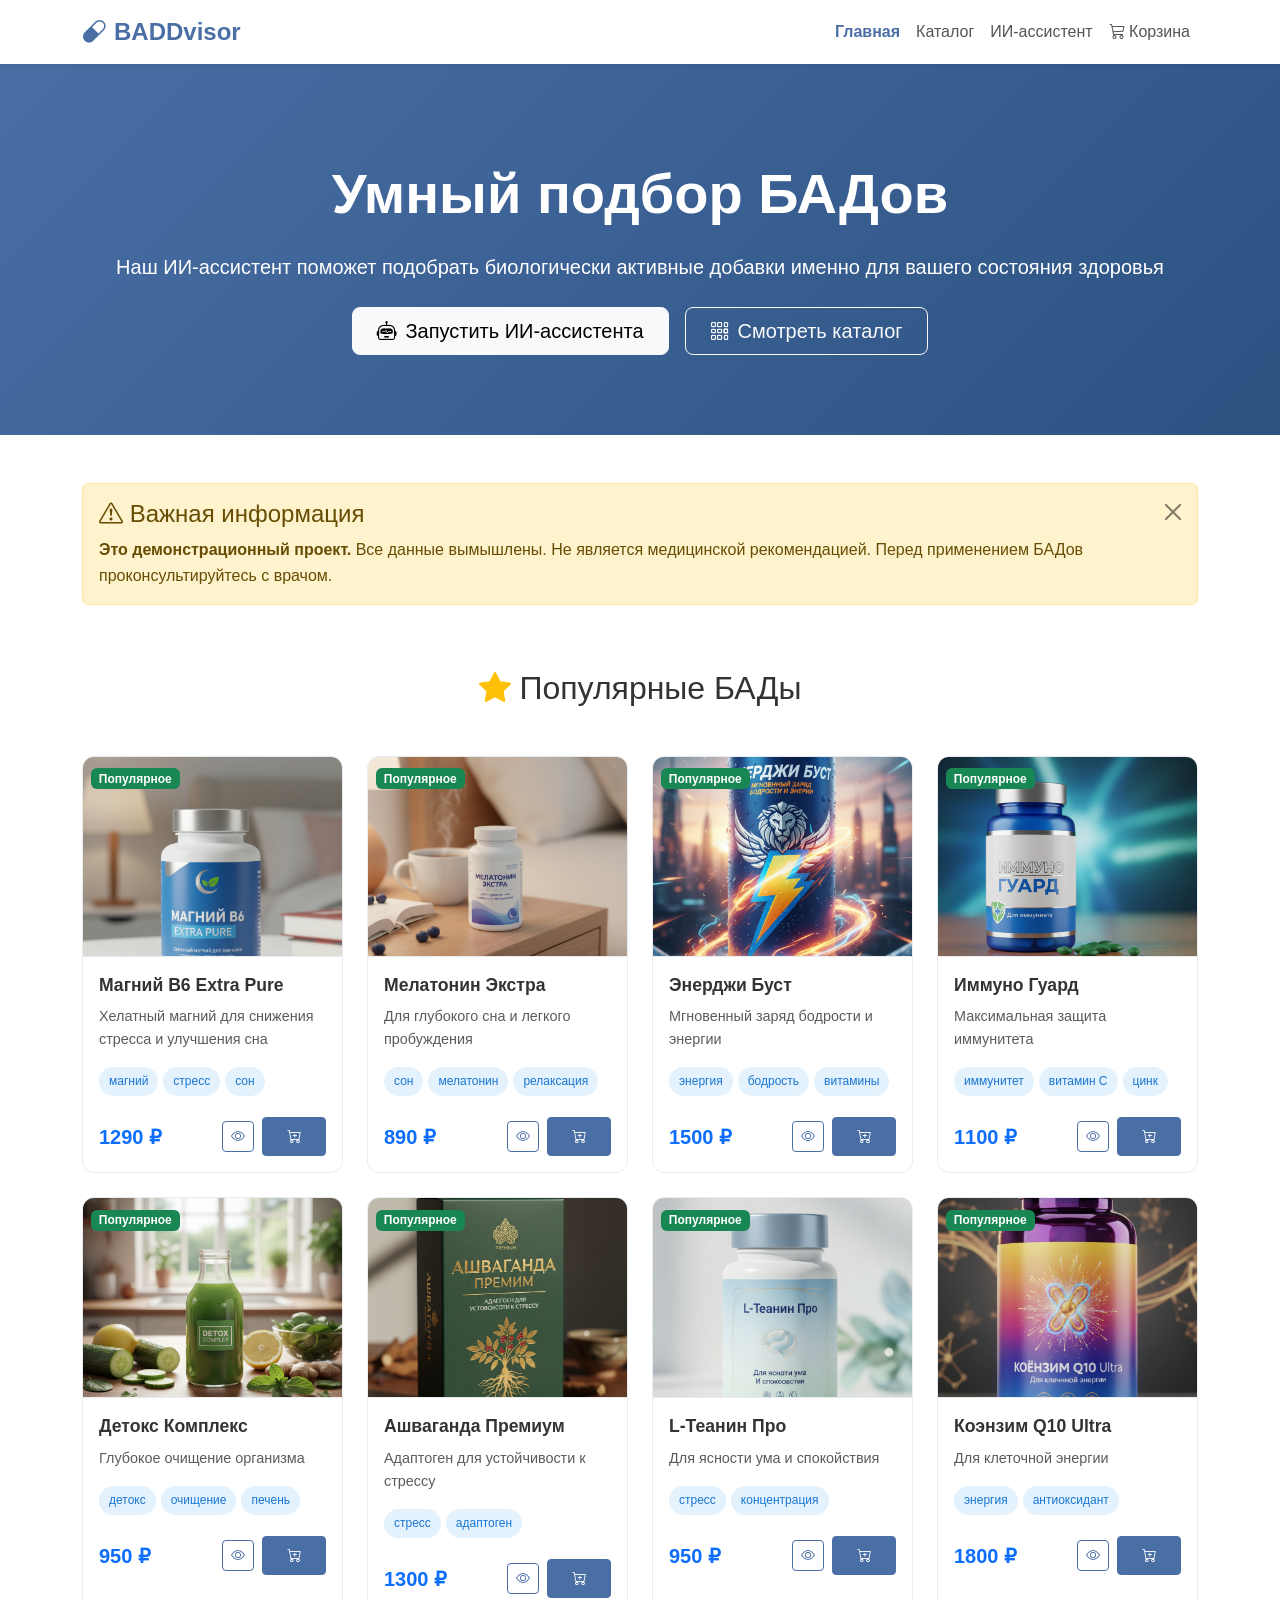
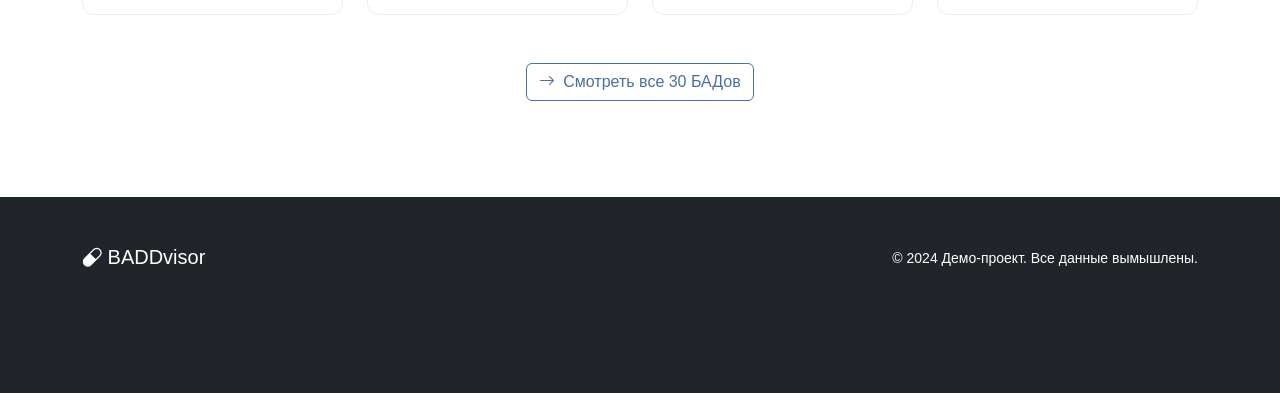
<file: index.html>
<!DOCTYPE html>
<html lang="ru">
<head>
    <meta charset="UTF-8">
    <meta name="viewport" content="width=device-width, initial-scale=1.0">
    <title>BADDvisor - Маркетплейс БАДов</title>
    <link href="https://cdn.jsdelivr.net/npm/bootstrap@5.3.0/dist/css/bootstrap.min.css" rel="stylesheet">
    <link rel="stylesheet" href="https://cdn.jsdelivr.net/npm/bootstrap-icons@1.10.0/font/bootstrap-icons.css">
    <link rel="stylesheet" href="css/style.css">
    <style>
        body { padding-top: 80px; font-family: 'Segoe UI', Arial, sans-serif; }
        .hero { 
            background: linear-gradient(135deg, #4a6fa5 0%, #2c5282 100%);
            color: white; 
            padding: 80px 0;
            margin-top: -80px;
            padding-top: 160px;
        }
        .product-card { 
            transition: all 0.3s; 
            border: 1px solid #e9ecef; 
            border-radius: 12px;
            overflow: hidden;
            height: 100%;
        }
        .product-card:hover {
            transform: translateY(-8px);
            box-shadow: 0 12px 24px rgba(0,0,0,0.1);
        }
        .badge-tag { 
            background: #e3f2fd; 
            color: #1976d2; 
            padding: 5px 10px; 
            border-radius: 20px; 
            font-size: 12px; 
            margin-right: 5px;
            margin-bottom: 5px;
            display: inline-block;
        }
        .nav-link { font-weight: 500; }
        .nav-link.active { color: #4a6fa5 !important; font-weight: 600; }
    </style>
</head>
<body>
    <!-- Навигация -->
    <nav class="navbar navbar-expand-lg navbar-light bg-white fixed-top shadow-sm">
        <div class="container">
            <a class="navbar-brand fw-bold text-primary" href="index.html">
                <i class="bi bi-capsule me-2"></i>BADDvisor
            </a>
            <button class="navbar-toggler" type="button" data-bs-toggle="collapse" data-bs-target="#navbarNav">
                <span class="navbar-toggler-icon"></span>
            </button>
            <div class="collapse navbar-collapse" id="navbarNav">
                <ul class="navbar-nav ms-auto">
                    <li class="nav-item">
                        <a class="nav-link active" href="index.html">Главная</a>
                    </li>
                    <li class="nav-item">
                        <a class="nav-link" href="catalog.html">Каталог</a>
                    </li>
                    <li class="nav-item">
                        <a class="nav-link" href="assistant.html">ИИ-ассистент</a>
                    </li>
                    <li class="nav-item">
                        <a class="nav-link position-relative" href="cart.html">
                            <i class="bi bi-cart3"></i> Корзина
                            <span id="cartCounter" class="position-absolute top-0 start-100 translate-middle badge rounded-pill bg-danger">0</span>
                        </a>
                    </li>
                </ul>
            </div>
        </div>
    </nav>

    <!-- Герой-секция -->
    <section class="hero text-center">
        <div class="container">
            <h1 class="display-4 fw-bold mb-4">Умный подбор БАДов</h1>
            <p class="lead mb-4">Наш ИИ-ассистент поможет подобрать биологически активные добавки именно для вашего состояния здоровья</p>
            <div class="d-flex gap-3 justify-content-center">
                <a href="assistant.html" class="btn btn-light btn-lg px-4">
                    <i class="bi bi-robot me-2"></i>Запустить ИИ-ассистента
                </a>
                <a href="catalog.html" class="btn btn-outline-light btn-lg px-4">
                    <i class="bi bi-grid-3x3-gap me-2"></i>Смотреть каталог
                </a>
            </div>
        </div>
    </section>

    <!-- Важное предупреждение -->
    <div class="container mt-5">
        <div class="alert alert-warning alert-dismissible fade show" role="alert">
            <h4 class="alert-heading"><i class="bi bi-exclamation-triangle"></i> Важная информация</h4>
            <p class="mb-0"><strong>Это демонстрационный проект.</strong> Все данные вымышлены. Не является медицинской рекомендацией. Перед применением БАДов проконсультируйтесь с врачом.</p>
            <button type="button" class="btn-close" data-bs-dismiss="alert"></button>
        </div>
    </div>

    <!-- Популярные БАДы -->
    <section class="py-5">
        <div class="container">
            <h2 class="text-center mb-5">
                <i class="bi bi-star-fill text-warning"></i> Популярные БАДы
            </h2>
            <div class="row" id="featuredProducts">
                <!-- Продукты загружаются через JS -->
            </div>
            <div class="text-center mt-4">
                <a href="catalog.html" class="btn btn-outline-primary">
                    <i class="bi bi-arrow-right me-2"></i>Смотреть все 30 БАДов
                </a>
            </div>
        </div>
    </section>

    <!-- Футер -->
    <footer class="bg-dark text-white py-5 mt-5">
        <div class="container">
            <div class="row">
                <div class="col-md-6">
                    <h5><i class="bi bi-capsule"></i> BADDvisor</h5>
                    <p class="text-muted">Демонстрационный маркетплейс БАДов с ИИ-ассистентом.<br>Проект создан в образовательных целях.</p>
                </div>
                <div class="col-md-6 text-md-end">
                    <p class="mb-0">
                        <small>© 2024 Демо-проект. Все данные вымышлены.</small>
                    </p>
                </div>
            </div>
        </div>
    </footer>

    <!-- Скрипты -->
    <script src="https://cdn.jsdelivr.net/npm/bootstrap@5.3.0/dist/js/bootstrap.bundle.min.js"></script>
    <script src="js/products.js"></script>
    <script src="js/cart.js"></script>
    <script src="js/main.js"></script>
    <script>
        document.addEventListener('DOMContentLoaded', function() {
            loadFeaturedProducts();
        });

        function loadFeaturedProducts() {
            const products = Products.getFeatured(8);
            const container = document.getElementById('featuredProducts');
            
            container.innerHTML = products.map(product => `
                <div class="col-lg-3 col-md-4 col-sm-6 mb-4">
                    <div class="product-card">
                        <div class="position-relative">
                            <div class="position-absolute top-0 start-0 m-2">
                                <span class="badge bg-success">Популярное</span>
                            </div>
                            <img src="${product.image}" class="card-img-top" alt="${product.name}" style="height: 200px; object-fit: cover;">
                        </div>
                        <div class="p-3">
                            <h6 class="card-title fw-bold mb-2">${product.name}</h6>
                            <p class="card-text text-muted small mb-3">${product.description}</p>
                            <div class="mb-3">
                                ${product.tags.slice(0, 3).map(tag => 
                                    `<span class="badge-tag">${tag}</span>`
                                ).join('')}
                            </div>
                            <div class="d-flex justify-content-between align-items-center">
                                <span class="fw-bold text-primary h5 mb-0">${product.price} ₽</span>
                                <div>
                                    <a href="product-details.html?id=${product.id}" class="btn btn-sm btn-outline-primary me-1">
                                        <i class="bi bi-eye"></i>
                                    </a>
                                    <button class="btn btn-sm btn-primary add-to-cart-btn" data-id="${product.id}">
                                        <i class="bi bi-cart-plus"></i>
                                    </button>
                                </div>
                            </div>
                        </div>
                    </div>
                </div>
            `).join('');
        }
    </script>
</body>
</html>
</file>
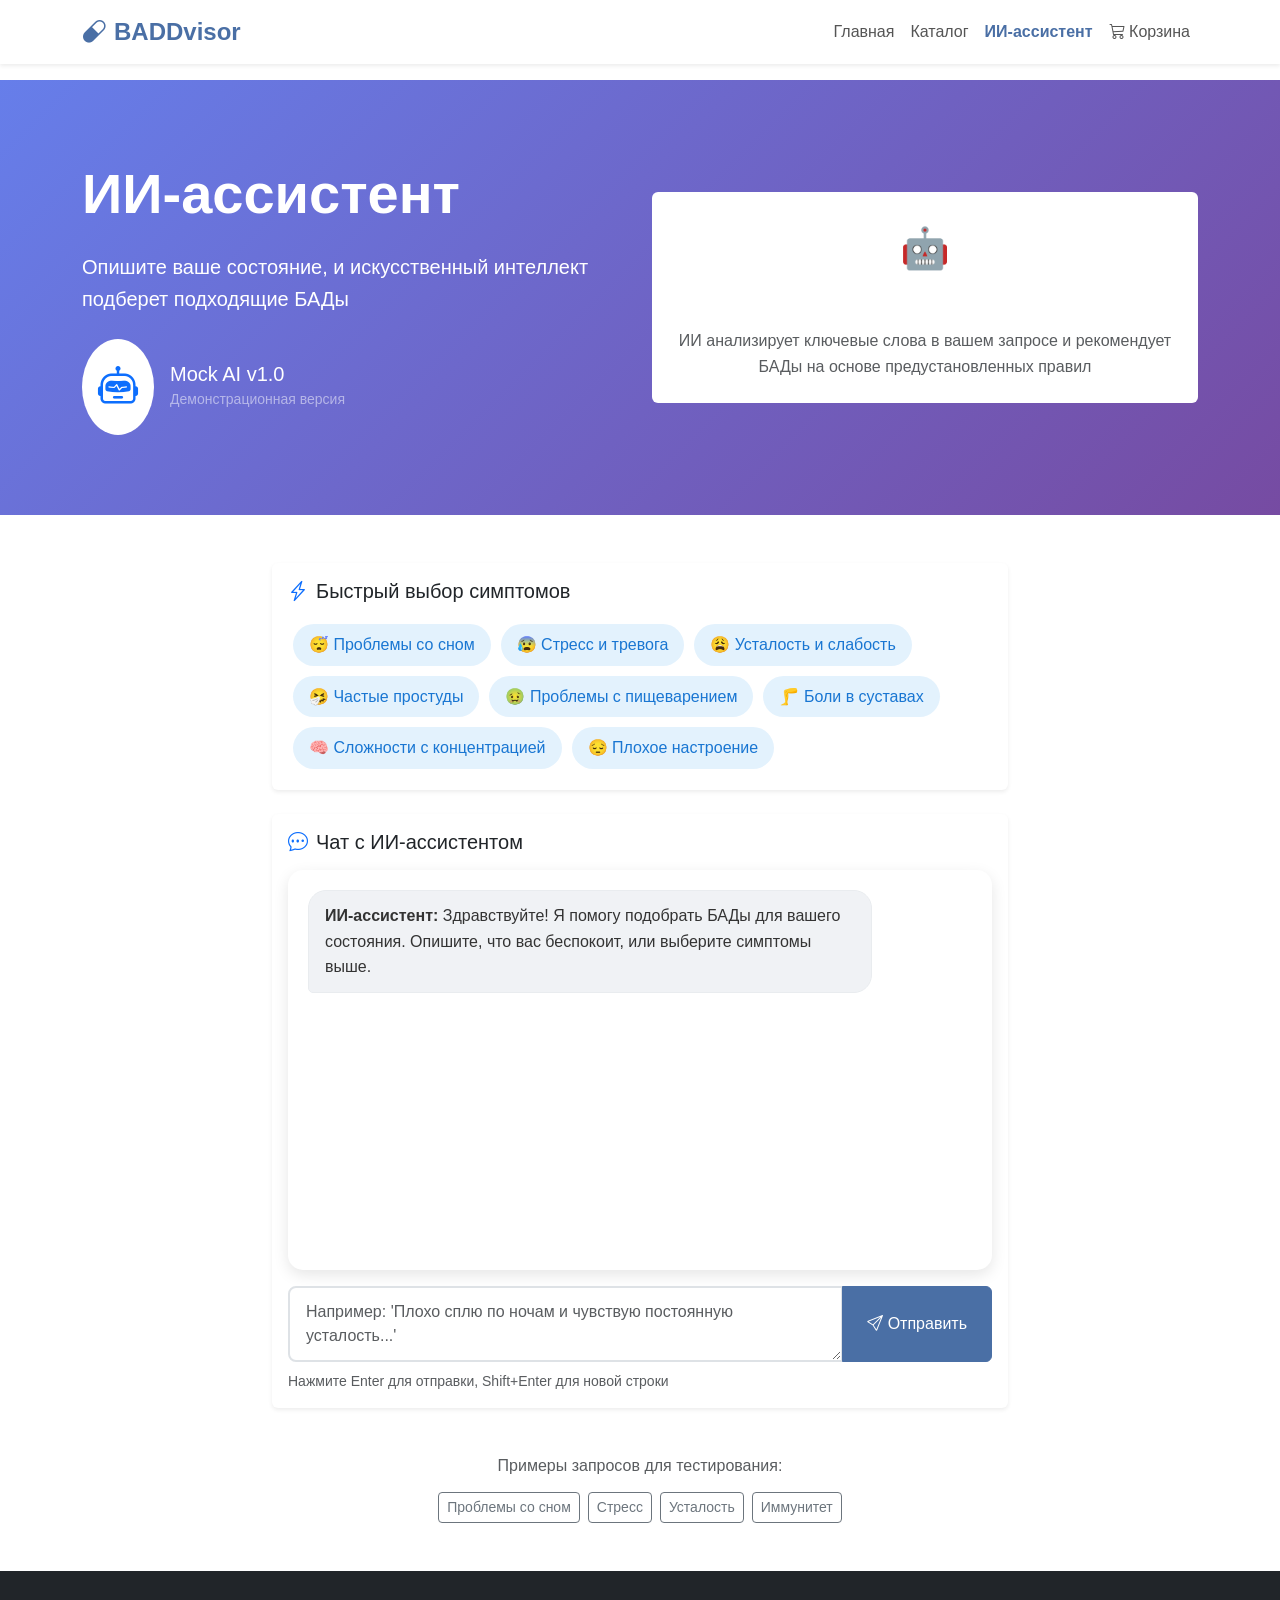
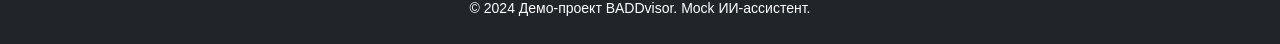
<file: assistant.html>
<!DOCTYPE html>
<html lang="ru">
<head>
    <meta charset="UTF-8">
    <meta name="viewport" content="width=device-width, initial-scale=1.0">
    <title>ИИ-ассистент - BADDvisor</title>
    <link href="https://cdn.jsdelivr.net/npm/bootstrap@5.3.0/dist/css/bootstrap.min.css" rel="stylesheet">
    <link rel="stylesheet" href="https://cdn.jsdelivr.net/npm/bootstrap-icons@1.10.0/font/bootstrap-icons.css">
    <link rel="stylesheet" href="css/style.css">
    <style>
        body { padding-top: 80px; }
        .ai-header { background: linear-gradient(135deg, #667eea 0%, #764ba2 100%); color: white; padding: 80px 0; }
        .chat-container { background: white; border-radius: 15px; padding: 20px; height: 400px; overflow-y: auto; box-shadow: 0 5px 15px rgba(0,0,0,0.1); }
        .message { max-width: 85%; margin-bottom: 15px; padding: 12px 16px; border-radius: 18px; position: relative; animation: fadeIn 0.3s; }
        .user-message { background: #4a6fa5; color: white; margin-left: auto; border-bottom-right-radius: 5px; }
        .ai-message { background: #f0f2f5; color: #333; margin-right: auto; border-bottom-left-radius: 5px; }
        .symptom-chip { display: inline-block; background: #e3f2fd; color: #1976d2; padding: 8px 16px; margin: 5px; border-radius: 25px; cursor: pointer; transition: all 0.3s; }
        .symptom-chip:hover, .symptom-chip.active { background: #1976d2; color: white; transform: translateY(-2px); }
        @keyframes fadeIn { from { opacity: 0; transform: translateY(10px); } to { opacity: 1; transform: translateY(0); } }
    </style>
</head>
<body>
    <!-- Навигация -->
    <nav class="navbar navbar-expand-lg navbar-light bg-white fixed-top shadow-sm">
        <div class="container">
            <a class="navbar-brand fw-bold text-primary" href="index.html">
                <i class="bi bi-capsule me-2"></i>BADDvisor
            </a>
            <div class="collapse navbar-collapse" id="navbarNav">
                <ul class="navbar-nav ms-auto">
                    <li class="nav-item">
                        <a class="nav-link" href="index.html">Главная</a>
                    </li>
                    <li class="nav-item">
                        <a class="nav-link" href="catalog.html">Каталог</a>
                    </li>
                    <li class="nav-item">
                        <a class="nav-link active" href="assistant.html">ИИ-ассистент</a>
                    </li>
                    <li class="nav-item">
                        <a class="nav-link position-relative" href="cart.html">
                            <i class="bi bi-cart3"></i> Корзина
                            <span id="cartCounter" class="position-absolute top-0 start-100 translate-middle badge rounded-pill bg-danger">0</span>
                        </a>
                    </li>
                </ul>
            </div>
        </div>
    </nav>

    <!-- Шапка ИИ -->
    <div class="ai-header">
        <div class="container">
            <div class="row align-items-center">
                <div class="col-lg-6">
                    <h1 class="display-4 fw-bold mb-4">ИИ-ассистент</h1>
                    <p class="lead mb-4">Опишите ваше состояние, и искусственный интеллект подберет подходящие БАДы</p>
                    <div class="d-flex align-items-center">
                        <div class="bg-white text-primary rounded-circle p-3 me-3">
                            <i class="bi bi-robot fs-1"></i>
                        </div>
                        <div>
                            <h5 class="text-white mb-0">Mock AI v1.0</h5>
                            <small class="text-white-50">Демонстрационная версия</small>
                        </div>
                    </div>
                </div>
                <div class="col-lg-6 text-center">
                    <div class="bg-white rounded p-4 d-inline-block">
                        <div class="fs-1 mb-3">🤖</div>
                        <h5>Как это работает?</h5>
                        <p class="text-muted mb-0">ИИ анализирует ключевые слова в вашем запросе и рекомендует БАДы на основе предустановленных правил</p>
                    </div>
                </div>
            </div>
        </div>
    </div>

    <!-- Основной контент -->
    <div class="container py-5">
        <div class="row">
            <div class="col-lg-8 mx-auto">
                <!-- Быстрые симптомы -->
                <div class="card border-0 shadow-sm mb-4">
                    <div class="card-body">
                        <h5 class="card-title mb-3">
                            <i class="bi bi-lightning-charge text-primary me-2"></i>Быстрый выбор симптомов
                        </h5>
                        <div class="d-flex flex-wrap" id="symptomsContainer">
                            <div class="symptom-chip" data-symptom="сон">😴 Проблемы со сном</div>
                            <div class="symptom-chip" data-symptom="стресс">😰 Стресс и тревога</div>
                            <div class="symptom-chip" data-symptom="усталость">😩 Усталость и слабость</div>
                            <div class="symptom-chip" data-symptom="иммунитет">🤧 Частые простуды</div>
                            <div class="symptom-chip" data-symptom="пищеварение">🤢 Проблемы с пищеварением</div>
                            <div class="symptom-chip" data-symptom="суставы">🦵 Боли в суставах</div>
                            <div class="symptom-chip" data-symptom="концентрация">🧠 Сложности с концентрацией</div>
                            <div class="symptom-chip" data-symptom="настроение">😔 Плохое настроение</div>
                        </div>
                    </div>
                </div>

                <!-- Чат с ИИ -->
                <div class="card border-0 shadow-sm mb-4">
                    <div class="card-body">
                        <h5 class="card-title mb-3">
                            <i class="bi bi-chat-dots text-primary me-2"></i>Чат с ИИ-ассистентом
                        </h5>
                        
                        <div class="chat-container mb-3" id="chatWindow">
                            <div class="message ai-message">
                                <strong>ИИ-ассистент:</strong> Здравствуйте! Я помогу подобрать БАДы для вашего состояния. Опишите, что вас беспокоит, или выберите симптомы выше.
                            </div>
                        </div>
                        
                        <div class="input-group">
                            <textarea class="form-control" 
                                      id="aiInput" 
                                      rows="2" 
                                      placeholder="Например: 'Плохо сплю по ночам и чувствую постоянную усталость...'"></textarea>
                            <button class="btn btn-primary" id="sendButton">
                                <i class="bi bi-send"></i> Отправить
                            </button>
                        </div>
                        <div class="form-text mt-2">
                            Нажмите Enter для отправки, Shift+Enter для новой строки
                        </div>
                    </div>
                </div>

                <!-- Результаты -->
                <div class="card border-0 shadow-sm" id="resultsCard" style="display: none;">
                    <div class="card-body">
                        <h5 class="card-title mb-4">
                            <i class="bi bi-star text-warning me-2"></i>Рекомендации ИИ-ассистента
                        </h5>
                        
                        <div id="aiExplanation" class="alert alert-info mb-4">
                            <!-- Объяснение ИИ -->
                        </div>
                        
                        <div class="alert alert-warning mb-4">
                            <i class="bi bi-exclamation-triangle me-2"></i>
                            <strong>Важно:</strong> Это демонстрационная система. Рекомендации носят информационный характер и не заменяют консультацию врача.
                        </div>
                        
                        <h6 class="mb-3">Рекомендованные БАДы:</h6>
                        <div class="row" id="recommendedProducts">
                            <!-- Рекомендованные продукты -->
                        </div>
                        
                        <div class="text-center mt-4">
                            <button class="btn btn-success" id="addAllBtn" style="display: none;">
                                <i class="bi bi-cart-check me-2"></i>Добавить все рекомендации в корзину
                            </button>
                        </div>
                    </div>
                </div>

                <!-- Примеры -->
                <div class="text-center mt-5">
                    <h6 class="text-muted mb-3">Примеры запросов для тестирования:</h6>
                    <div class="d-flex flex-wrap justify-content-center gap-2">
                        <button class="btn btn-sm btn-outline-secondary" onclick="setExample('Плохо сплю уже неделю')">Проблемы со сном</button>
                        <button class="btn btn-sm btn-outline-secondary" onclick="setExample('Постоянный стресс на работе')">Стресс</button>
                        <button class="btn btn-sm btn-outline-secondary" onclick="setExample('Нет энергии целый день')">Усталость</button>
                        <button class="btn btn-sm btn-outline-secondary" onclick="setExample('Часто болею простудой')">Иммунитет</button>
                    </div>
                </div>
            </div>
        </div>
    </div>

    <!-- Футер -->
    <footer class="bg-dark text-white py-4">
        <div class="container text-center">
            <p class="mb-0">
                <small>© 2024 Демо-проект BADDvisor. Mock ИИ-ассистент.</small>
            </p>
        </div>
    </footer>

    <!-- Скрипты -->
    <script src="https://cdn.jsdelivr.net/npm/bootstrap@5.3.0/dist/js/bootstrap.bundle.min.js"></script>
    <script src="js/products.js"></script>
    <script src="js/cart.js"></script>
    <script src="js/ai-rules.js"></script>
    <script>
        // Правила для Mock ИИ
        const mockAIRules = {
            'сон': [1, 2, 26, 27, 30],
            'спать': [1, 2],
            'бессонница': [1, 2],
            'стресс': [1, 6, 7, 9, 25, 28, 29],
            'нервы': [1, 6, 7],
            'тревож': [6, 7],
            'усталость': [3, 8, 9, 10, 24],
            'энергия': [3, 8, 9, 10, 24],
            'силы': [3, 9],
            'иммунитет': [4, 11, 12, 13, 21],
            'простуда': [4, 11, 21],
            'болезнь': [4, 11],
            'пищеварение': [5, 17, 18, 22, 23],
            'желудок': [17, 18],
            'суставы': [14, 15, 16, 19, 20],
            'колени': [14, 19],
            'спина': [14, 15],
            'концентрация': [7, 24],
            'память': [24],
            'настроение': [1, 6, 25],
            'детокс': [5, 22]
        };

        // Объединяем правила
        const aiRules = {
            ...mockAIRules,
            ...(window.aiRulesExtended || {})
        };

        // Инициализация
        document.addEventListener('DOMContentLoaded', function() {
            initAIAssistant();
        });

        function initAIAssistant() {
            // Обработчики для чипов симптомов
            document.querySelectorAll('.symptom-chip').forEach(chip => {
                chip.addEventListener('click', function() {
                    const symptom = this.getAttribute('data-symptom');
                    const text = this.textContent.replace(/[^\w\s]/g, '').trim();
                    
                    // Добавляем в чат
                    addMessage(text, 'user');
                    
                    // Обрабатываем запрос
                    setTimeout(() => {
                        processAIRequest(text);
                    }, 500);
                });
            });

            // Кнопка отправки
            document.getElementById('sendButton').addEventListener('click', sendMessage);
            
            // Обработка Enter
            document.getElementById('aiInput').addEventListener('keydown', function(e) {
                if (e.key === 'Enter' && !e.shiftKey) {
                    e.preventDefault();
                    sendMessage();
                }
            });
        }

        function sendMessage() {
            const input = document.getElementById('aiInput').value.trim();
            if (!input) return;
            
            addMessage(input, 'user');
            document.getElementById('aiInput').value = '';
            
            // Показываем индикатор загрузки
            const loadingMsg = addMessage('ИИ анализирует ваш запрос...', 'ai');
            
            // Имитация задержки
            setTimeout(() => {
                // Удаляем индикатор
                loadingMsg.remove();
                
                // Обрабатываем запрос
                processAIRequest(input);
            }, 1000);
        }

        function addMessage(text, sender) {
            const chatWindow = document.getElementById('chatWindow');
            const messageDiv = document.createElement('div');
            
            messageDiv.className = `message ${sender}-message`;
            messageDiv.innerHTML = `<strong>${sender === 'user' ? 'Вы' : 'ИИ-ассистент'}:</strong> ${text}`;
            
            chatWindow.appendChild(messageDiv);
            chatWindow.scrollTop = chatWindow.scrollHeight;
            
            return messageDiv;
        }

        function processAIRequest(input) {
            const products = Products.getAll();
            const inputLower = input.toLowerCase();
            
            // Используем улучшенную логику если доступна
            let recommendedIds = new Set();
            let foundKeywords = [];
            
            if (window.analyzeHealthRequest) {
                const analysis = analyzeHealthRequest(input);
                foundKeywords = analysis.keywords;
                analysis.productIds.forEach(id => recommendedIds.add(id));
            } else {
                // Резервная логика
                Object.keys(aiRules).forEach(keyword => {
                    if (inputLower.includes(keyword)) {
                        foundKeywords.push(keyword);
                        aiRules[keyword].forEach(id => recommendedIds.add(id));
                    }
                });
            }
            
            // Формируем ответ
            let explanation, recommendations;
            
            if (foundKeywords.length > 0) {
                recommendations = Array.from(recommendedIds)
                    .map(id => products.find(p => p.id === id))
                    .filter(Boolean)
                    .slice(0, 6);
                
                explanation = `На основе вашего запроса я определил следующие проблемы: ${foundKeywords.join(', ')}. Вот рекомендованные БАДы:`;
            } else {
                // Общие рекомендации
                recommendations = products.slice(0, 3);
                explanation = "На основе общего анализа рекомендую следующие БАДы для поддержания здоровья:";
            }
            
            // Показываем результат
            showRecommendations(recommendations, explanation);
            
            // Добавляем ответ ИИ в чат
            addMessage(explanation, 'ai');
        }

        function showRecommendations(products, explanation) {
            // Показываем карточку результатов
            document.getElementById('resultsCard').style.display = 'block';
            document.getElementById('aiExplanation').innerHTML = explanation;
            
            // Рендерим продукты
            const container = document.getElementById('recommendedProducts');
            container.innerHTML = products.map(product => `
                <div class="col-md-6 col-lg-4 mb-3">
                    <div class="product-card h-100">
                        <img src="${product.image}" class="card-img-top" alt="${product.name}" style="height: 150px; object-fit: cover;">
                        <div class="p-3">
                            <h6 class="card-title">${product.name}</h6>
                            <p class="card-text text-muted small mb-2">${product.description}</p>
                            <div class="mb-2">
                                ${product.tags.slice(0, 2).map(tag => 
                                    `<span class="badge-tag">${tag}</span>`
                                ).join('')}
                            </div>
                            <div class="d-flex justify-content-between align-items-center">
                                <span class="fw-bold">${product.price} ₽</span>
                                <button class="btn btn-sm btn-primary add-to-cart-btn" data-id="${product.id}">
                                    <i class="bi bi-cart-plus"></i> В корзину
                                </button>
                            </div>
                        </div>
                    </div>
                </div>
            `).join('');
            
            // Кнопка "Добавить все"
            const addAllBtn = document.getElementById('addAllBtn');
            if (products.length > 1) {
                addAllBtn.style.display = 'inline-block';
                addAllBtn.onclick = function() {
                    products.forEach(p => {
                        if (window.cart) {
                            cart.add(p.id);
                        }
                    });
                    if (window.cart && cart.showNotification) {
                        cart.showNotification(`Добавлено ${products.length} товаров в корзину!`, 'success');
                    }
                };
            } else {
                addAllBtn.style.display = 'none';
            }
            
            // Прокручиваем к результатам
            document.getElementById('resultsCard').scrollIntoView({ 
                behavior: 'smooth',
                block: 'start'
            });
        }

        function setExample(text) {
            document.getElementById('aiInput').value = text;
            document.getElementById('aiInput').focus();
        }
    </script>
</body>
</html>
</file>
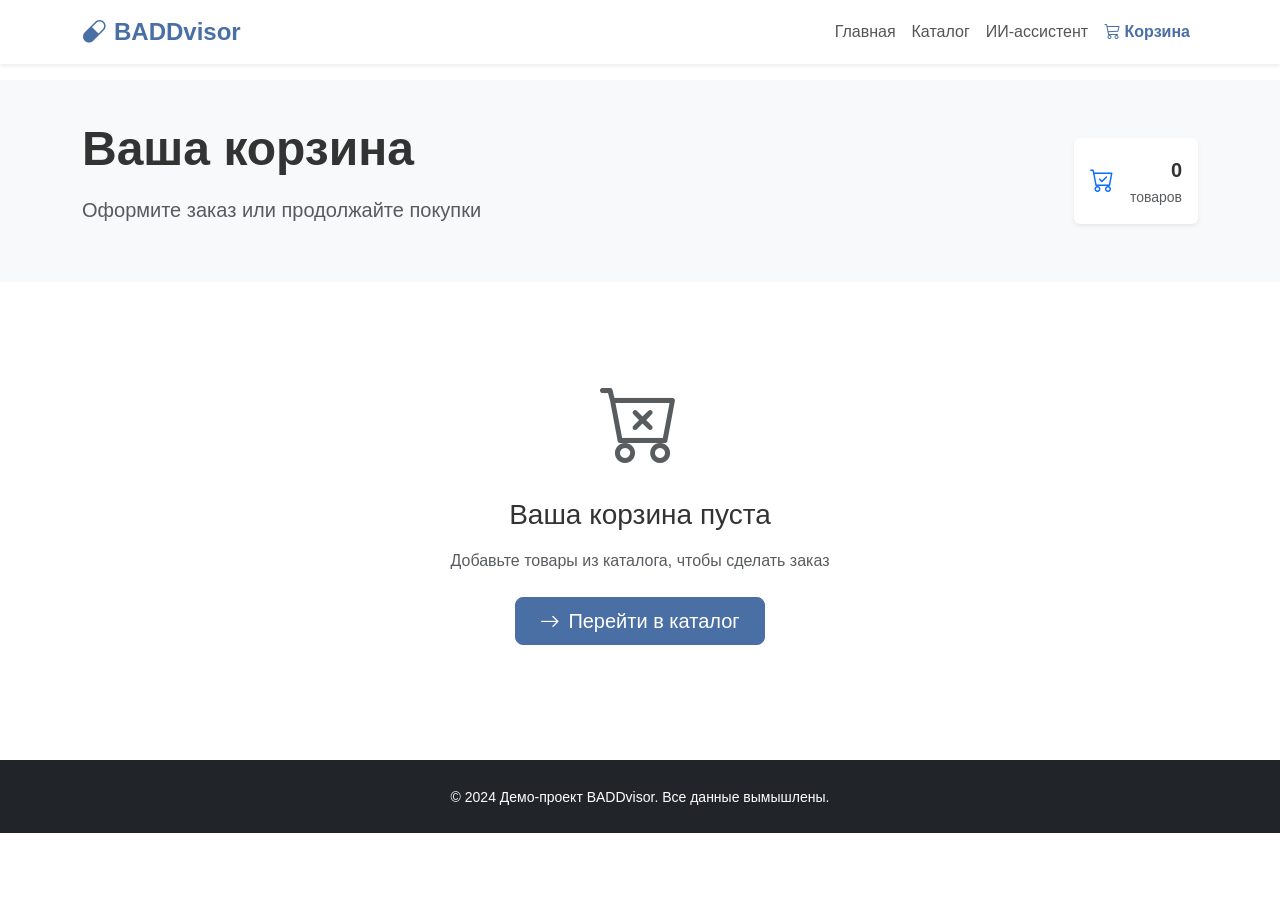
<file: cart.html>
<!DOCTYPE html>
<html lang="ru">
<head>
    <meta charset="UTF-8">
    <meta name="viewport" content="width=device-width, initial-scale=1.0">
    <title>Корзина - BADDvisor</title>
    <link href="https://cdn.jsdelivr.net/npm/bootstrap@5.3.0/dist/css/bootstrap.min.css" rel="stylesheet">
    <link rel="stylesheet" href="https://cdn.jsdelivr.net/npm/bootstrap-icons@1.10.0/font/bootstrap-icons.css">
    <link rel="stylesheet" href="css/style.css">
    <style>
        body { padding-top: 80px; }
        .cart-header { background: #f8f9fa; padding: 40px 0; margin-bottom: 30px; }
        .empty-cart { min-height: 400px; display: flex; align-items: center; justify-content: center; }
    </style>
</head>
<body>
    <!-- Навигация -->
    <nav class="navbar navbar-expand-lg navbar-light bg-white fixed-top shadow-sm">
        <div class="container">
            <a class="navbar-brand fw-bold text-primary" href="index.html">
                <i class="bi bi-capsule me-2"></i>BADDvisor
            </a>
            <div class="collapse navbar-collapse" id="navbarNav">
                <ul class="navbar-nav ms-auto">
                    <li class="nav-item">
                        <a class="nav-link" href="index.html">Главная</a>
                    </li>
                    <li class="nav-item">
                        <a class="nav-link" href="catalog.html">Каталог</a>
                    </li>
                    <li class="nav-item">
                        <a class="nav-link" href="assistant.html">ИИ-ассистент</a>
                    </li>
                    <li class="nav-item">
                        <a class="nav-link active position-relative" href="cart.html">
                            <i class="bi bi-cart3"></i> Корзина
                            <span id="cartCounter" class="position-absolute top-0 start-100 translate-middle badge rounded-pill bg-danger">0</span>
                        </a>
                    </li>
                </ul>
            </div>
        </div>
    </nav>

    <!-- Шапка корзины -->
    <div class="cart-header">
        <div class="container">
            <div class="row align-items-center">
                <div class="col-md-8">
                    <h1 class="display-5 fw-bold mb-3">Ваша корзина</h1>
                    <p class="lead text-muted">Оформите заказ или продолжайте покупки</p>
                </div>
                <div class="col-md-4 text-md-end">
                    <div class="d-inline-block bg-white p-3 rounded shadow-sm">
                        <div class="d-flex align-items-center">
                            <i class="bi bi-cart-check text-primary fs-4 me-3"></i>
                            <div>
                                <div class="fw-bold fs-5" id="totalItems">0</div>
                                <div class="text-muted small">товаров</div>
                            </div>
                        </div>
                    </div>
                </div>
            </div>
        </div>
    </div>

    <!-- Содержимое корзины -->
    <div class="container">
        <div id="cartContainer">
            <!-- Корзина загружается через cart.js -->
        </div>
        
        <!-- Пустая корзина -->
        <div id="emptyCart" class="empty-cart text-center" style="display: none;">
            <div>
                <div class="display-1 text-muted mb-4">
                    <i class="bi bi-cart-x"></i>
                </div>
                <h3 class="mb-3">Ваша корзина пуста</h3>
                <p class="text-muted mb-4">Добавьте товары из каталога, чтобы сделать заказ</p>
                <a href="catalog.html" class="btn btn-primary btn-lg">
                    <i class="bi bi-arrow-right me-2"></i>Перейти в каталог
                </a>
            </div>
        </div>
    </div>

    <!-- Футер -->
    <footer class="bg-dark text-white py-4 mt-5">
        <div class="container text-center">
            <p class="mb-0">
                <small>© 2024 Демо-проект BADDvisor. Все данные вымышлены.</small>
            </p>
        </div>
    </footer>

    <!-- Скрипты -->
    <script src="https://cdn.jsdelivr.net/npm/bootstrap@5.3.0/dist/js/bootstrap.bundle.min.js"></script>
    <script src="js/products.js"></script>
    <script src="js/cart.js"></script>
    <script>
        document.addEventListener('DOMContentLoaded', function() {
            updateCartCounter();
        });

        function updateCartCounter() {
            if (window.cart && cart.updateCounter) {
                cart.updateCounter();
            }
        }
    </script>
</body>
</html>
</file>
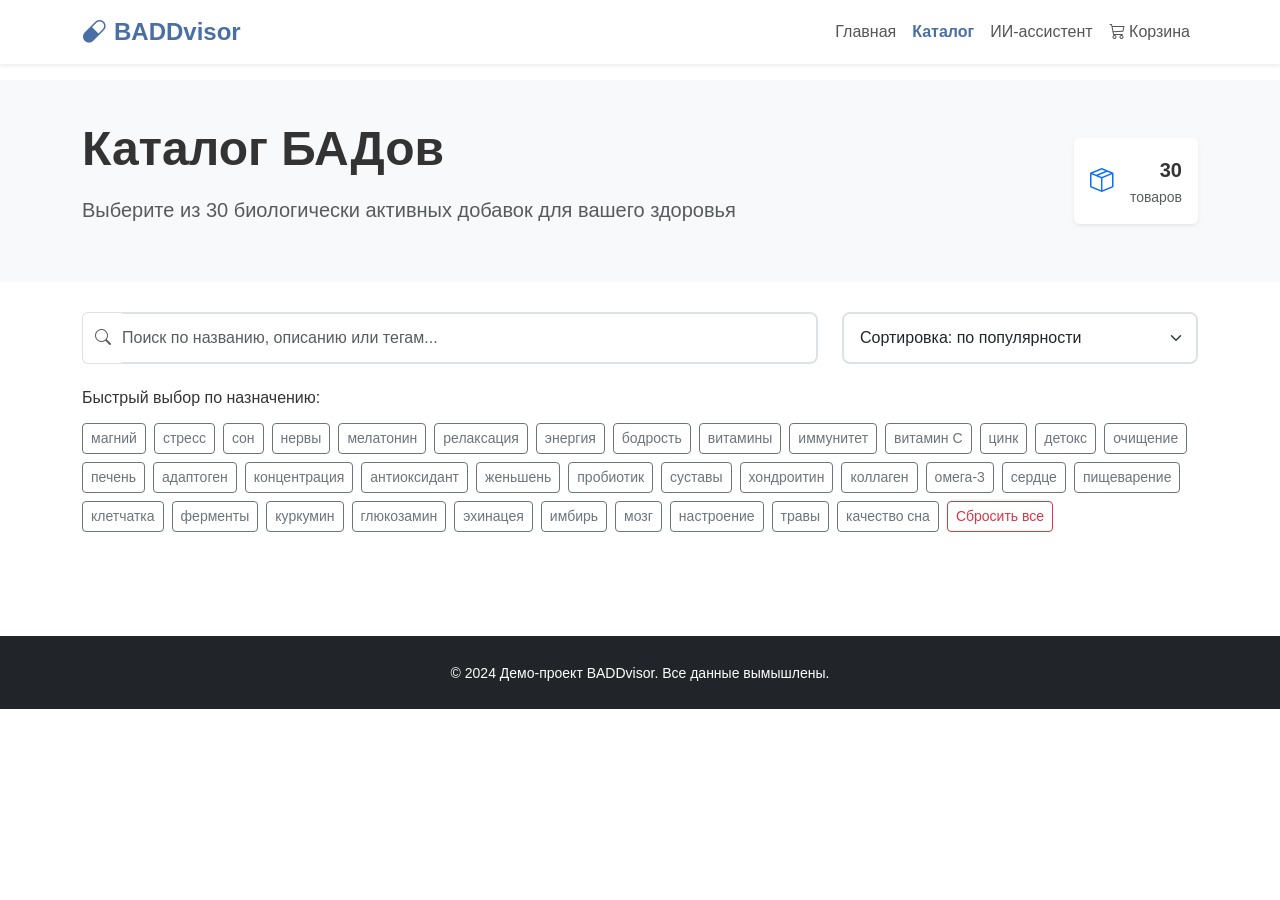
<file: catalog.html>
<!DOCTYPE html>
<html lang="ru">
<head>
    <meta charset="UTF-8">
    <meta name="viewport" content="width=device-width, initial-scale=1.0">
    <title>Каталог БАДов - BADDvisor</title>
    <link href="https://cdn.jsdelivr.net/npm/bootstrap@5.3.0/dist/css/bootstrap.min.css" rel="stylesheet">
    <link rel="stylesheet" href="https://cdn.jsdelivr.net/npm/bootstrap-icons@1.10.0/font/bootstrap-icons.css">
    <link rel="stylesheet" href="css/style.css">
    <style>
        body { padding-top: 80px; }
        .catalog-header { background: #f8f9fa; padding: 40px 0; margin-bottom: 30px; }
        .filter-btn.active { background: #4a6fa5 !important; color: white !important; border-color: #4a6fa5 !important; }
    </style>
</head>
<body>
    <!-- Навигация -->
    <nav class="navbar navbar-expand-lg navbar-light bg-white fixed-top shadow-sm">
        <div class="container">
            <a class="navbar-brand fw-bold text-primary" href="index.html">
                <i class="bi bi-capsule me-2"></i>BADDvisor
            </a>
            <div class="collapse navbar-collapse" id="navbarNav">
                <ul class="navbar-nav ms-auto">
                    <li class="nav-item">
                        <a class="nav-link" href="index.html">Главная</a>
                    </li>
                    <li class="nav-item">
                        <a class="nav-link active" href="catalog.html">Каталог</a>
                    </li>
                    <li class="nav-item">
                        <a class="nav-link" href="assistant.html">ИИ-ассистент</a>
                    </li>
                    <li class="nav-item">
                        <a class="nav-link position-relative" href="cart.html">
                            <i class="bi bi-cart3"></i> Корзина
                            <span id="cartCounter" class="position-absolute top-0 start-100 translate-middle badge rounded-pill bg-danger">0</span>
                        </a>
                    </li>
                </ul>
            </div>
        </div>
    </nav>

    <!-- Шапка каталога -->
    <div class="catalog-header">
        <div class="container">
            <div class="row align-items-center">
                <div class="col-md-8">
                    <h1 class="display-5 fw-bold mb-3">Каталог БАДов</h1>
                    <p class="lead text-muted">Выберите из 30 биологически активных добавок для вашего здоровья</p>
                </div>
                <div class="col-md-4 text-md-end">
                    <div class="d-inline-block bg-white p-3 rounded shadow-sm">
                        <div class="d-flex align-items-center">
                            <i class="bi bi-box-seam text-primary fs-4 me-3"></i>
                            <div>
                                <div class="fw-bold fs-5" id="productsCount">30</div>
                                <div class="text-muted small">товаров</div>
                            </div>
                        </div>
                    </div>
                </div>
            </div>
        </div>
    </div>

    <!-- Поиск и фильтры -->
    <div class="container mb-5">
        <div class="row">
            <div class="col-md-8">
                <div class="input-group mb-4">
                    <span class="input-group-text bg-white border-end-0">
                        <i class="bi bi-search text-muted"></i>
                    </span>
                    <input type="text" 
                           class="form-control border-start-0 ps-0" 
                           id="searchInput" 
                           placeholder="Поиск по названию, описанию или тегам...">
                </div>
            </div>
            <div class="col-md-4">
                <select class="form-select" id="sortSelect">
                    <option selected>Сортировка: по популярности</option>
                    <option value="price-asc">Цена: по возрастанию</option>
                    <option value="price-desc">Цена: по убыванию</option>
                    <option value="name-asc">Название: А-Я</option>
                    <option value="name-desc">Название: Я-А</option>
                </select>
            </div>
        </div>

        <!-- Быстрые фильтры -->
        <div class="mb-4">
            <h6 class="mb-3">Быстрый выбор по назначению:</h6>
            <div id="filterTags" class="d-flex flex-wrap">
                <!-- Фильтры загружаются через JS -->
            </div>
        </div>
    </div>

    <!-- Продукты -->
    <div class="container">
        <div class="row" id="catalogContainer">
            <!-- Продукты загружаются через JS -->
        </div>
    </div>

    <!-- Футер -->
    <footer class="bg-dark text-white py-4 mt-5">
        <div class="container text-center">
            <p class="mb-0">
                <small>© 2024 Демо-проект BADDvisor. Все данные вымышлены.</small>
            </p>
        </div>
    </footer>

    <!-- Скрипты -->
    <script src="https://cdn.jsdelivr.net/npm/bootstrap@5.3.0/dist/js/bootstrap.bundle.min.js"></script>
    <script src="js/products.js"></script>
    <script src="js/cart.js"></script>
    <script src="js/main.js"></script>
    <script>
        // Загрузка каталога
        document.addEventListener('DOMContentLoaded', function() {
            updateCartCounter();
            displayAllProducts();
            
            // Сортировка
            document.getElementById('sortSelect').addEventListener('change', function(e) {
                sortProducts(e.target.value);
            });
        });

        // Функция сортировки
        function sortProducts(sortBy) {
            const products = Products.getAll();
            let sorted = [...products];
            
            switch(sortBy) {
                case 'price-asc':
                    sorted.sort((a, b) => a.price - b.price);
                    break;
                case 'price-desc':
                    sorted.sort((a, b) => b.price - a.price);
                    break;
                case 'name-asc':
                    sorted.sort((a, b) => a.name.localeCompare(b.name));
                    break;
                case 'name-desc':
                    sorted.sort((a, b) => b.name.localeCompare(a.name));
                    break;
            }
            
            renderProducts(sorted, document.getElementById('catalogContainer'));
        }
    </script>
</body>
</html>
</file>
<file: css/style.css>
/* Основные стили */
:root {
    --primary-color: #4a6fa5;
    --secondary-color: #6b7a8f;
    --accent-color: #f7882f;
    --light-color: #f8f9fa;
    --dark-color: #333;
}

* {
    margin: 0;
    padding: 0;
    box-sizing: border-box;
}

body {
    font-family: 'Segoe UI', Tahoma, Geneva, Verdana, sans-serif;
    color: var(--dark-color);
    background-color: #fff;
    line-height: 1.6;
}

/* Навигация */
.navbar-brand {
    font-size: 1.5rem;
    color: var(--primary-color) !important;
}

.navbar-nav .nav-link {
    color: #555;
    padding: 0.5rem 1rem;
    transition: color 0.3s;
}

.navbar-nav .nav-link:hover {
    color: var(--primary-color);
}

.navbar-nav .nav-link.active {
    color: var(--primary-color) !important;
    font-weight: 600;
}

/* Карточки продуктов */
.product-card {
    background: white;
    border: 1px solid #e9ecef;
    border-radius: 12px;
    overflow: hidden;
    transition: all 0.3s ease;
    height: 100%;
    position: relative;
}

.product-card:hover {
    transform: translateY(-8px);
    box-shadow: 0 15px 30px rgba(0,0,0,0.1);
    border-color: var(--primary-color);
}

.product-card img {
    width: 100%;
    height: 200px;
    object-fit: cover;
    border-bottom: 1px solid #e9ecef;
}

.product-card .card-body {
    padding: 1.5rem;
    display: flex;
    flex-direction: column;
}

.product-card .card-title {
    font-size: 1.1rem;
    font-weight: 600;
    margin-bottom: 0.75rem;
    color: var(--dark-color);
    line-height: 1.4;
}

.product-card .card-text {
    color: #666;
    font-size: 0.9rem;
    margin-bottom: 1rem;
    flex-grow: 1;
}

/* Бейджи тегов */
.badge-tag {
    display: inline-block;
    background-color: #e3f2fd;
    color: #1976d2;
    font-size: 0.75rem;
    padding: 0.25rem 0.75rem;
    border-radius: 20px;
    margin-right: 0.5rem;
    margin-bottom: 0.5rem;
    transition: all 0.3s;
}

.badge-tag:hover {
    background-color: #1976d2;
    color: white;
    transform: scale(1.05);
}

/* Кнопки */
.btn-primary {
    background-color: var(--primary-color);
    border-color: var(--primary-color);
    padding: 0.5rem 1.5rem;
    font-weight: 500;
    transition: all 0.3s;
}

.btn-primary:hover {
    background-color: #3a5a8a;
    border-color: #3a5a8a;
    transform: translateY(-2px);
}

.btn-outline-primary {
    color: var(--primary-color);
    border-color: var(--primary-color);
}

.btn-outline-primary:hover {
    background-color: var(--primary-color);
    border-color: var(--primary-color);
}

/* Страница деталей товара */
.product-detail-image {
    max-height: 400px;
    object-fit: contain;
    border-radius: 12px;
    background: #f8f9fa;
    padding: 1rem;
}

.specification-table {
    background: white;
    border-radius: 12px;
    padding: 1.5rem;
    box-shadow: 0 5px 15px rgba(0,0,0,0.05);
}

.specification-table td {
    padding: 0.75rem;
    border-bottom: 1px solid #eee;
}

.specification-table tr:last-child td {
    border-bottom: none;
}

/* Корзина */
.cart-item {
    background: white;
    border-radius: 12px;
    padding: 1.5rem;
    margin-bottom: 1rem;
    border: 1px solid #e9ecef;
    transition: all 0.3s;
}

.cart-item:hover {
    border-color: var(--primary-color);
    box-shadow: 0 5px 15px rgba(0,0,0,0.05);
}

.cart-item-image {
    width: 80px;
    height: 80px;
    object-fit: cover;
    border-radius: 8px;
}

/* ИИ-ассистент */
.chat-container {
    background: #f8f9fa;
    border-radius: 12px;
    padding: 1.5rem;
    height: 400px;
    overflow-y: auto;
}

.message {
    max-width: 80%;
    margin-bottom: 1rem;
    padding: 1rem;
    border-radius: 12px;
    position: relative;
}

.user-message {
    background: var(--primary-color);
    color: white;
    margin-left: auto;
    border-bottom-right-radius: 4px;
}

.ai-message {
    background: white;
    border: 1px solid #e9ecef;
    margin-right: auto;
    border-bottom-left-radius: 4px;
}

.symptom-btn {
    border: 2px solid #dee2e6;
    border-radius: 25px;
    padding: 0.5rem 1.5rem;
    margin: 0.25rem;
    transition: all 0.3s;
}

.symptom-btn:hover, .symptom-btn.active {
    background: var(--primary-color);
    color: white;
    border-color: var(--primary-color);
}

/* Формы */
.form-control, .form-select {
    border: 2px solid #dee2e6;
    border-radius: 8px;
    padding: 0.75rem 1rem;
    transition: all 0.3s;
}

.form-control:focus, .form-select:focus {
    border-color: var(--primary-color);
    box-shadow: 0 0 0 0.25rem rgba(74, 111, 165, 0.25);
}

/* Адаптивность */
@media (max-width: 768px) {
    .hero {
        padding: 60px 0;
        padding-top: 140px;
    }
    
    .hero h1 {
        font-size: 2rem;
    }
    
    .product-card {
        margin-bottom: 1.5rem;
    }
    
    .cart-item {
        flex-direction: column;
        text-align: center;
    }
    
    .cart-item-image {
        margin-bottom: 1rem;
    }
}

/* Анимации */
@keyframes fadeIn {
    from {
        opacity: 0;
        transform: translateY(20px);
    }
    to {
        opacity: 1;
        transform: translateY(0);
    }
}

.fade-in {
    animation: fadeIn 0.5s ease-out;
}

/* Кастомный скроллбар */
::-webkit-scrollbar {
    width: 8px;
}

::-webkit-scrollbar-track {
    background: #f1f1f1;
    border-radius: 4px;
}

::-webkit-scrollbar-thumb {
    background: var(--primary-color);
    border-radius: 4px;
}

::-webkit-scrollbar-thumb:hover {
    background: #3a5a8a;
}
</file>
